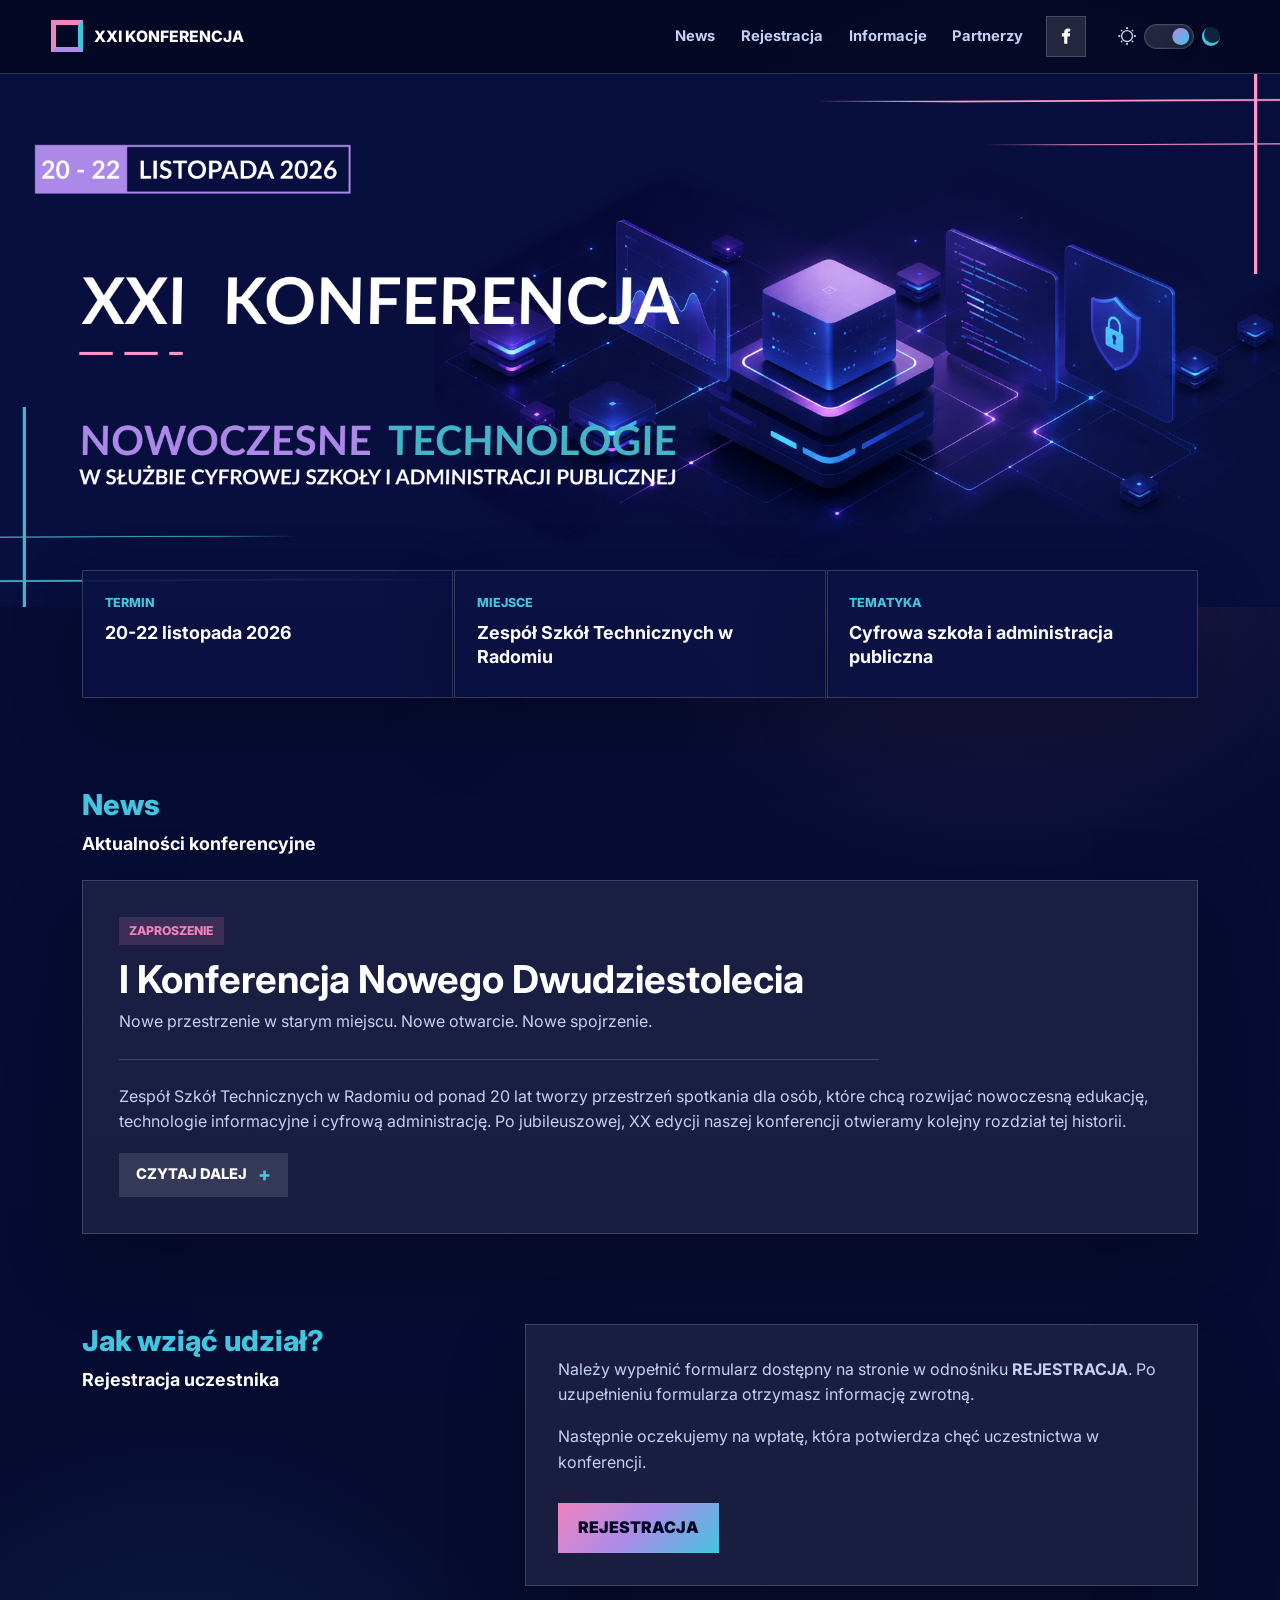
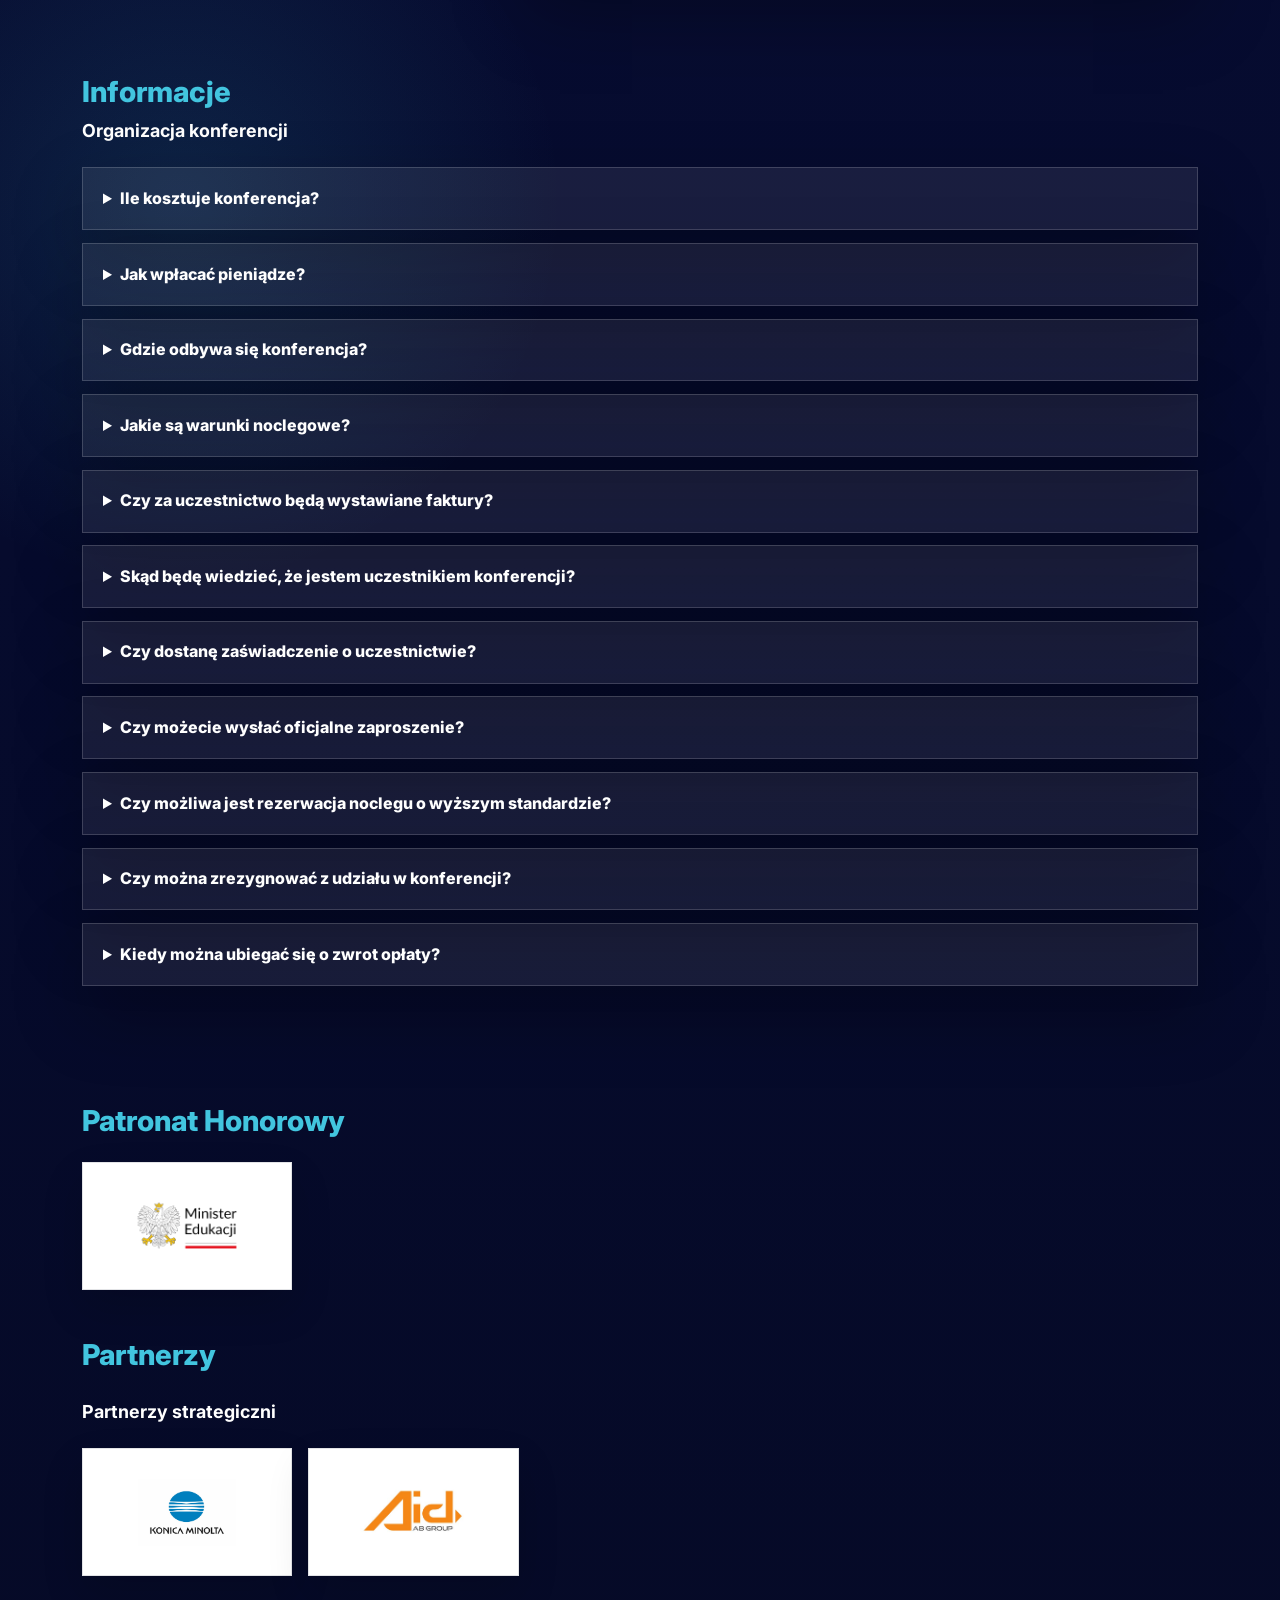
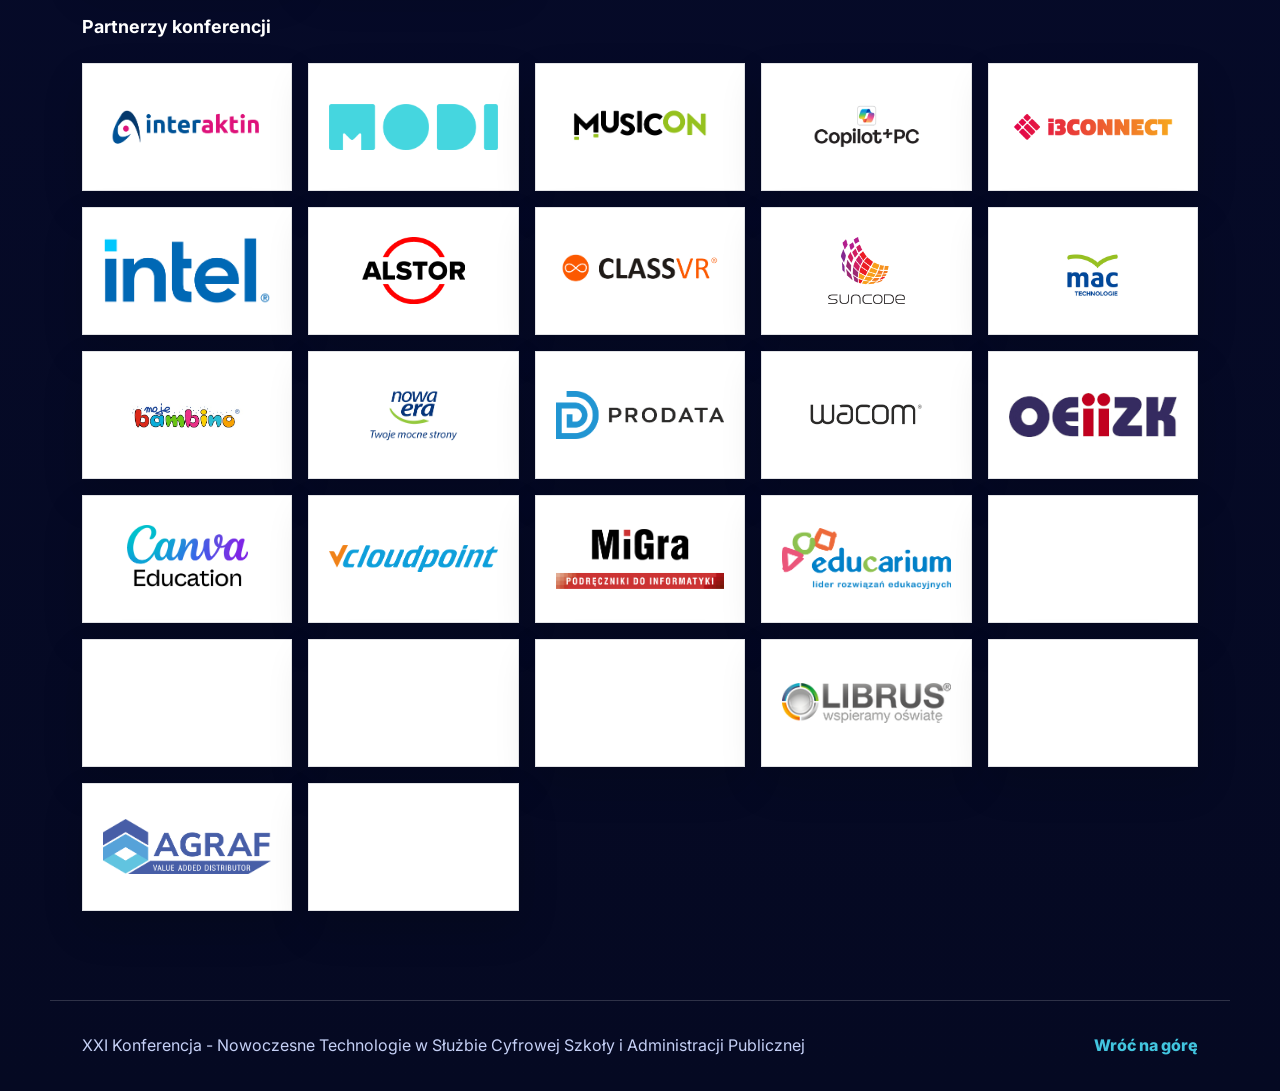
<file: index.html>
<!doctype html>
<html lang="pl">
  <head>
    <meta charset="utf-8" />
    <meta name="viewport" content="width=device-width, initial-scale=1" />
    <title>XXI Konferencja - Nowoczesne Technologie</title>
    <meta
      name="description"
      content="XXI Konferencja Nowoczesne Technologie w służbie cyfrowej szkoły i administracji publicznej, 20-22 listopada 2026, Radom."
    />
    <link rel="icon" href="assets/favicon.svg" type="image/svg+xml" />
    <link rel="preconnect" href="https://fonts.googleapis.com" />
    <link rel="preconnect" href="https://fonts.gstatic.com" crossorigin />
    <link
      href="https://fonts.googleapis.com/css2?family=Inter:wght@400;500;600;700;800&display=swap"
      rel="stylesheet"
    />
    <script>
      (function () {
        try {
          document.documentElement.dataset.theme =
            window.localStorage.getItem("theme") || "dark";
        } catch (error) {
          document.documentElement.dataset.theme = "dark";
        }
      })();
    </script>
    <link rel="stylesheet" href="styles.css?v=12" />
  </head>
  <body>
    <header class="site-header">
      <a class="brand" href="#top" aria-label="Strona główna konferencji">
        <span class="brand-mark"></span>
        <span>XXI Konferencja</span>
      </a>
      <button
        class="menu-toggle"
        type="button"
        aria-label="Otwórz menu"
        aria-expanded="false"
        aria-controls="main-nav"
      >
        <span></span>
        <span></span>
        <span></span>
      </button>
      <div class="header-actions">
        <nav id="main-nav" class="nav" aria-label="Nawigacja główna">
          <a href="#news">News</a>
          <a href="#rejestracja">Rejestracja</a>
          <a href="#faq">Informacje</a>
          <a href="#partners">Partnerzy</a>
        </nav>
        <a
          class="social-link"
          href="https://www.facebook.com/konferencjaradom"
          target="_blank"
          rel="noreferrer"
          aria-label="Facebook konferencji"
        >
          <svg viewBox="0 0 24 24" aria-hidden="true">
            <path
              d="M14.2 8.3V6.9c0-.7.5-.9.9-.9h2.1V2.4L14.3 2c-3.2 0-4.9 1.9-4.9 5.3v1H6.3v4h3.1V22h4.1v-9.7h3.2l.5-4h-3z"
            />
          </svg>
        </a>
        <button
          class="theme-toggle"
          type="button"
          aria-label="Przełącz tryb jasny i ciemny"
          aria-pressed="false"
        >
          <span class="theme-icon theme-icon-sun" aria-hidden="true"></span>
          <span class="theme-switch-track" aria-hidden="true">
            <span class="theme-switch-thumb"></span>
          </span>
          <span class="theme-icon theme-icon-moon" aria-hidden="true"></span>
          <span class="theme-toggle-text sr-only">Tryb jasny</span>
        </button>
      </div>
    </header>

    <main id="top">
      <section class="hero" aria-label="XXI Konferencja Nowoczesne Technologie">
        <picture>
          <source
            media="(max-width: 560px)"
            srcset="assets/hero-konferencja-2026-mobile.png"
          />
          <source
            media="(max-width: 1024px)"
            srcset="assets/hero-konferencja-2026-tablet.png"
          />
          <img
            class="hero-image"
            src="assets/hero-konferencja-2026-v2.png"
            alt="XXI Konferencja Nowoczesne Technologie w służbie cyfrowej szkoły i administracji publicznej, 20-22 listopada 2026"
          />
        </picture>
      </section>

      <section class="summary" aria-label="Najważniejsze informacje">
        <div class="summary-item">
          <span>Termin</span>
          <strong>20-22 listopada 2026</strong>
        </div>
        <div class="summary-item">
          <span>Miejsce</span>
          <strong>Zespół Szkół Technicznych w Radomiu</strong>
        </div>
        <div class="summary-item">
          <span>Tematyka</span>
          <strong>Cyfrowa szkoła i administracja publiczna</strong>
        </div>
      </section>

      <section id="news" class="section news-section">
        <div class="section-heading">
          <h2 class="eyebrow">News</h2>
          <h3 class="section-title">Aktualności konferencyjne</h3>
        </div>
        <article class="news-post">
          <div class="news-post-header">
            <span class="news-label">Zaproszenie</span>
            <h3>I Konferencja Nowego Dwudziestolecia</h3>
            <p>
              Nowe przestrzenie w starym miejscu. Nowe otwarcie. Nowe
              spojrzenie.
            </p>
          </div>

          <p>
            Zespół Szkół Technicznych w Radomiu od ponad 20 lat tworzy
            przestrzeń spotkania dla osób, które chcą rozwijać nowoczesną
            edukację, technologie informacyjne i cyfrową administrację. Po
            jubileuszowej, XX edycji naszej konferencji otwieramy kolejny
            rozdział tej historii.
          </p>
          <details class="read-more">
            <summary>
              <span class="read-more-open">Czytaj dalej</span>
              <span class="read-more-close">Zwiń</span>
            </summary>
            <div class="read-more-content">
              <p>
                W tym roku zapraszamy Państwa na XXI edycję konferencji, którą
                traktujemy jako I Konferencję Nowego Dwudziestolecia. Wracamy do
                sprawdzonego miejsca, ale z nową energią, nowymi tematami i
                świeżym spojrzeniem na wyzwania, przed którymi stoją szkoły,
                samorządy, uczelnie, instytucje publiczne oraz partnerzy
                technologiczni.
              </p>
              <p>
                To wydarzenie dla tych, którzy nie chcą jedynie obserwować
                zmian, ale chcą je rozumieć, współtworzyć i odpowiedzialnie
                wdrażać.
              </p>

              <h4>Co nas czeka?</h4>
              <div class="news-topics">
                <section>
                  <h5>Nowe technologie w edukacji i administracji</h5>
                  <p>
                    Porozmawiamy o rozwiązaniach, które realnie zmieniają sposób
                    pracy szkół, urzędów i instytucji. W centrum uwagi znajdą
                    się narzędzia cyfrowe, sztuczna inteligencja, automatyzacja,
                    cyberbezpieczeństwo, nowoczesne zarządzanie oraz praktyczne
                    wykorzystanie technologii w codziennej pracy.
                  </p>
                </section>
                <section>
                  <h5>Wykłady, prelekcje i inspirujące wystąpienia</h5>
                  <p>
                    Do udziału zapraszamy ekspertów, praktyków, przedstawicieli
                    branży IT, edukacji, administracji oraz biznesu. Będzie to
                    okazja do poznania trendów, dobrych praktyk i konkretnych
                    rozwiązań, które można przenieść do własnej szkoły,
                    instytucji lub organizacji.
                  </p>
                </section>
                <section>
                  <h5>Warsztaty i sesje tematyczne</h5>
                  <p>
                    Konferencja to nie tylko teoria. Planujemy również
                    praktyczne spotkania, podczas których uczestnicy będą mogli
                    poznać narzędzia wspierające edukację, komunikację,
                    organizację pracy, bezpieczeństwo cyfrowe i rozwój
                    kompetencji przyszłości.
                  </p>
                </section>
                <section>
                  <h5>Spotkania i współpraca</h5>
                  <p>
                    Od lat siłą naszej konferencji są ludzie: dyrektorzy szkół,
                    nauczyciele, przedstawiciele samorządów, uczelni, firm
                    technologicznych i instytucji publicznych. Tegoroczna edycja
                    będzie kolejną okazją do rozmów, wymiany doświadczeń i
                    budowania współpracy.
                  </p>
                </section>
              </div>

              <h4>Dlaczego warto być z nami?</h4>
              <p>
                Bo po 20 latach nie kończymy tej historii - zaczynamy jej nowy
                etap. To będzie konferencja o przyszłości, ale mocno osadzona w
                praktyce. O technologii, ale zawsze w kontekście człowieka. O
                zmianie, ale takiej, która ma sens i służy edukacji,
                administracji oraz lokalnym społecznościom.
              </p>
              <p>
                Jeśli interesuje Państwa cyfrowa transformacja, nowoczesna
                szkoła, sztuczna inteligencja, bezpieczeństwo, kompetencje
                przyszłości i praktyczne rozwiązania dla edukacji oraz
                instytucji publicznych - zapraszamy do Radomia.
              </p>

              <h4>Rejestracja</h4>
              <p>
                Formularz rejestracyjny oraz szczegółowy program konferencji
                zostaną opublikowane na stronie internetowej wydarzenia.
                Zachęcamy do śledzenia aktualności - wkrótce przedstawimy
                agendę, prelegentów oraz informacje organizacyjne.
              </p>

              <p class="news-closing">
                Zapraszamy do udziału w wydarzeniu, które od dwóch dekad łączy
                edukację, technologię i ludzi otwartych na rozwój. Do zobaczenia
                w Zespole Szkół Technicznych w Radomiu!
              </p>
            </div>
          </details>
        </article>
      </section>

      <section id="rejestracja" class="section split-section">
        <div class="section-heading">
          <h2 class="eyebrow">Jak wziąć udział?</h2>
          <h3 class="section-title">Rejestracja uczestnika</h3>
        </div>
        <div class="content-panel">
          <p>
            Należy wypełnić formularz dostępny na stronie w odnośniku
            <strong>REJESTRACJA</strong>. Po uzupełnieniu formularza otrzymasz
            informację zwrotną.
          </p>

          <p>
            Następnie oczekujemy na wpłatę, która potwierdza chęć uczestnictwa w
            konferencji.
          </p>
          <a
            class="button"
            href="rejestracja.html"
            aria-label="Przejdź do strony rejestracji"
            >Rejestracja</a
          >
        </div>
      </section>

      <section id="faq" class="section faq-section">
        <div class="section-heading">
          <h2 class="eyebrow">Informacje</h2>
          <h3 class="section-title">Organizacja konferencji</h3>
        </div>
        <div class="faq-list">
          <details>
            <summary>Ile kosztuje konferencja?</summary>
            <div class="pricing-grid pricing-grid-in-details">
              <article class="price-card">
                <span>3 dni</span>
                <h3>Bez noclegu</h3>
                <strong>550 zł</strong>
              </article>
              <article class="price-card">
                <span>3 dni</span>
                <h3>Dwa noclegi</h3>
                <strong>710 zł</strong>
              </article>
              <article class="price-card">
                <span>3 dni</span>
                <h3>Trzy noclegi</h3>
                <strong>770 zł</strong>
              </article>
              <article class="price-card">
                <span>3 dni</span>
                <h3>Trzy noclegi i śniadanie w piątek</h3>
                <strong>810 zł</strong>
              </article>
            </div>
          </details>
          <details>
            <summary>Jak wpłacać pieniądze?</summary>
            <p>Po wykonaniu rejestracji należy dokonać wpłaty na konto:</p>
            <strong class="account-number"
              >83 1240 3259 1111 0010 3720 2317</strong
            >
            <p>
              W tytule przelewu prosimy wpisać
              <strong>„KONFERENCJA 2026”</strong> oraz imię i nazwisko
              uczestnika.
            </p>
            <p>
              W sprawie płatności można kontaktować się z księgowością ZST pod
              numerem
              <a href="tel:+48483628185">+48 48 362 81 85</a>.
            </p>
          </details>
          <details>
            <summary>Gdzie odbywa się konferencja?</summary>
            <p>
              Konferencja odbywa się w budynku Zespołu Szkół Technicznych im.
              Tadeusza Kościuszki w Radomiu przy ul. Limanowskiego 26/30. Szkoła
              znajduje się w odległości około 2 km od dworca PKP i PKS. Dla
              zmotoryzowanych uczestników udostępniony będzie parking na terenie
              szkoły.
            </p>
          </details>
          <details>
            <summary>Jakie są warunki noclegowe?</summary>
            <p>
              Dla uczestników przygotowane są miejsca noclegowe w Schronisku
              Młodzieżowym przy ul. Limanowskiego 34/40, w sąsiedztwie Zespołu
              Szkół Technicznych.
            </p>
            <p>
              Strona schroniska:
              <a href="https://www.ssmradom.pl" target="_blank" rel="noreferrer"
                >www.ssmradom.pl</a
              >.
            </p>
          </details>
          <details>
            <summary>Czy za uczestnictwo będą wystawiane faktury?</summary>
            <p>
              Rachunek za udział w konferencji wystawiany jest wyłącznie na
              płatnika. Jeśli opłatę wykona uczestnik jako osoba prywatna,
              rachunek zostanie wystawiony na osobę prywatną. Jeśli płatności
              dokona szkoła, rachunek zostanie wystawiony na szkołę.
            </p>
          </details>
          <details>
            <summary>
              Skąd będę wiedzieć, że jestem uczestnikiem konferencji?
            </summary>
            <p>
              Po dokonaniu opłaty każdy zarejestrowany uczestnik otrzyma
              potwierdzenie pocztą elektroniczną na adres podany podczas
              rejestracji. Prosimy sprawdzać także folder spam. Jeśli
              potwierdzenie nie dotrze w ciągu 7 dni od przelewu, prosimy o
              pilny kontakt z Arturem Rudnickim.
            </p>
          </details>
          <details>
            <summary>Czy dostanę zaświadczenie o uczestnictwie?</summary>
            <p>Tak. Zaświadczenie będzie dostępne w trakcie konferencji.</p>
          </details>
          <details>
            <summary>Czy możecie wysłać oficjalne zaproszenie?</summary>
            <p>
              Organizatorzy nie przewidują wysyłania oficjalnych zaproszeń.
              Jedynym zaproszeniem jest strona konferencji.
            </p>
          </details>
          <details>
            <summary>
              Czy możliwa jest rezerwacja noclegu o wyższym standardzie?
            </summary>
            <p>
              W tym roku nie ma możliwości rezerwacji noclegów o podwyższonym
              standardzie. Uczestnik może zorganizować nocleg samodzielnie i
              wybrać udział bez noclegu.
            </p>
          </details>
          <details>
            <summary>Czy można zrezygnować z udziału w konferencji?</summary>
            <p>
              Tak, jednak organizatorzy nie zawsze mają możliwość dokonania
              zwrotu opłaty za udział w konferencji.
            </p>
          </details>
          <details>
            <summary>Kiedy można ubiegać się o zwrot opłaty?</summary>
            <p>
              Zwrot opłaty przewidywany jest w sytuacji potwierdzonego
              pozytywnego wyniku testu na COVID-19 u uczestnika albo gdy
              konferencja nie może się odbyć ze względów niezależnych od
              organizatorów.
            </p>
          </details>
        </div>
      </section>
      <section id="partners" class="section partners-section">
        <div class="section-heading">
          <h2 class="eyebrow">Partnerzy</h2>
        </div>
      </section>
    </main>

    <footer class="site-footer">
      <p>
        XXI Konferencja - Nowoczesne Technologie w Służbie Cyfrowej Szkoły i
        Administracji Publicznej
      </p>
      <a href="#top">Wróć na górę</a>
    </footer>
    <script>
      const themeToggle = document.querySelector(".theme-toggle");
      const themeToggleText = document.querySelector(".theme-toggle-text");
      const menuToggle = document.querySelector(".menu-toggle");
      const headerActions = document.querySelector(".header-actions");

      function saveTheme(theme) {
        try {
          window.localStorage.setItem("theme", theme);
        } catch (error) {
          return;
        }
      }

      function setTheme(theme) {
        document.documentElement.dataset.theme = theme;
        saveTheme(theme);
        const isLight = theme === "light";
        themeToggle.setAttribute("aria-pressed", String(isLight));
        themeToggleText.textContent = isLight ? "Tryb ciemny" : "Tryb jasny";
      }

      setTheme(document.documentElement.dataset.theme || "dark");

      themeToggle.addEventListener("click", () => {
        const nextTheme =
          document.documentElement.dataset.theme === "light" ? "dark" : "light";
        setTheme(nextTheme);
      });

      menuToggle.addEventListener("click", () => {
        const isOpen = headerActions.classList.toggle("is-open");
        menuToggle.setAttribute("aria-expanded", String(isOpen));
        menuToggle.setAttribute(
          "aria-label",
          isOpen ? "Zamknij menu" : "Otwórz menu",
        );
      });

      document.querySelectorAll(".nav a").forEach((link) => {
        link.addEventListener("click", () => {
          headerActions.classList.remove("is-open");
          menuToggle.setAttribute("aria-expanded", "false");
          menuToggle.setAttribute("aria-label", "Otwórz menu");
        });
      });
    </script>
    <script src="logotypes.js?v=3"></script>
  </body>
</html>
</file>
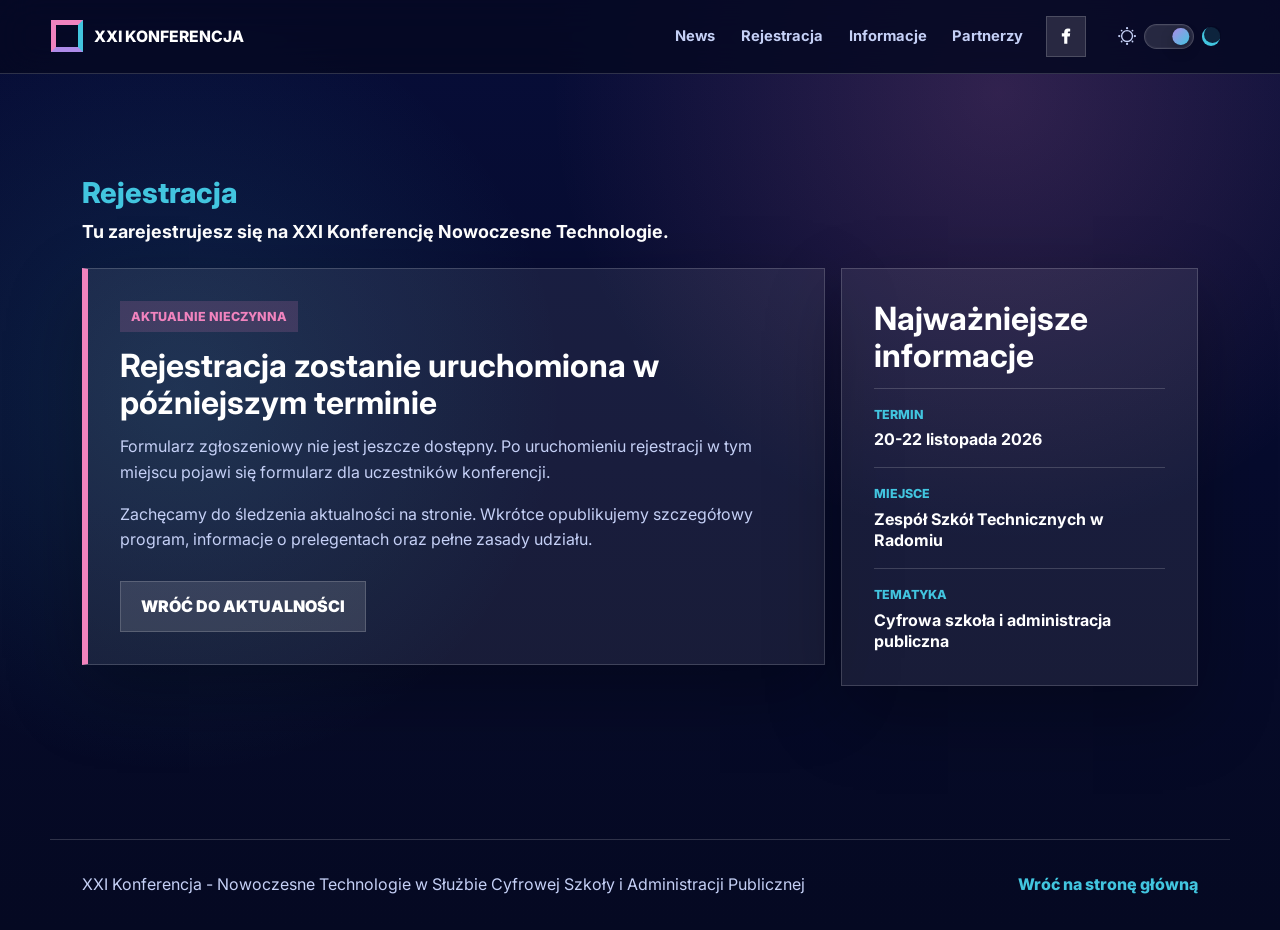
<file: rejestracja.html>
<!doctype html>
<html lang="pl">
  <head>
    <meta charset="utf-8" />
    <meta name="viewport" content="width=device-width, initial-scale=1" />
    <title>Rejestracja - XXI Konferencja</title>
    <meta
      name="description"
      content="Informacje o rejestracji na XXI Konferencję Nowoczesne Technologie."
    />
    <link rel="icon" href="assets/favicon.svg" type="image/svg+xml" />
    <link rel="preconnect" href="https://fonts.googleapis.com" />
    <link rel="preconnect" href="https://fonts.gstatic.com" crossorigin />
    <link
      href="https://fonts.googleapis.com/css2?family=Inter:wght@400;500;600;700;800&display=swap"
      rel="stylesheet"
    />
    <script>
      (function () {
        try {
          document.documentElement.dataset.theme =
            window.localStorage.getItem("theme") || "dark";
        } catch (error) {
          document.documentElement.dataset.theme = "dark";
        }
      })();
    </script>
    <link rel="stylesheet" href="styles.css?v=12" />
  </head>
  <body>
    <header class="site-header">
      <a
        class="brand"
        href="index.html#top"
        aria-label="Strona główna konferencji"
      >
        <span class="brand-mark"></span>
        <span>XXI Konferencja</span>
      </a>
      <button
        class="menu-toggle"
        type="button"
        aria-label="Otwórz menu"
        aria-expanded="false"
        aria-controls="main-nav"
      >
        <span></span>
        <span></span>
        <span></span>
      </button>
      <div class="header-actions">
        <nav id="main-nav" class="nav" aria-label="Nawigacja główna">
          <a href="index.html#news">News</a>
          <a href="index.html#rejestracja">Rejestracja</a>
          <a href="index.html#faq">Informacje</a>
          <a href="index.html#partners">Partnerzy</a>
        </nav>
        <a
          class="social-link"
          href="https://www.facebook.com/konferencjaradom"
          target="_blank"
          rel="noreferrer"
          aria-label="Facebook konferencji"
        >
          <svg viewBox="0 0 24 24" aria-hidden="true">
            <path
              d="M14.2 8.3V6.9c0-.7.5-.9.9-.9h2.1V2.4L14.3 2c-3.2 0-4.9 1.9-4.9 5.3v1H6.3v4h3.1V22h4.1v-9.7h3.2l.5-4h-3z"
            />
          </svg>
        </a>
        <button
          class="theme-toggle"
          type="button"
          aria-label="Przełącz tryb jasny i ciemny"
          aria-pressed="false"
        >
          <span class="theme-icon theme-icon-sun" aria-hidden="true"></span>
          <span class="theme-switch-track" aria-hidden="true">
            <span class="theme-switch-thumb"></span>
          </span>
          <span class="theme-icon theme-icon-moon" aria-hidden="true"></span>
          <span class="theme-toggle-text sr-only">Tryb jasny</span>
        </button>
      </div>
    </header>

    <main id="top" class="subpage-main">
      <section class="section registration-page">
        <div class="section-heading">
          <h1 class="eyebrow">Rejestracja</h1>
          <p class="section-title">
            Tu zarejestrujesz się na XXI Konferencję Nowoczesne Technologie.
          </p>
        </div>

        <div class="registration-layout">
          <section class="content-panel registration-notice">
            <span class="status-pill">Aktualnie nieczynna</span>
            <h2>Rejestracja zostanie uruchomiona w późniejszym terminie</h2>
            <p>
              Formularz zgłoszeniowy nie jest jeszcze dostępny. Po uruchomieniu
              rejestracji w tym miejscu pojawi się formularz dla uczestników
              konferencji.
            </p>
            <p>
              Zachęcamy do śledzenia aktualności na stronie. Wkrótce
              opublikujemy szczegółowy program, informacje o prelegentach oraz
              pełne zasady udziału.
            </p>
            <a class="button button-secondary" href="index.html#news"
              >Wróć do aktualności</a
            >
          </section>

          <aside class="content-panel registration-aside">
            <h2>Najważniejsze informacje</h2>
            <dl class="info-list">
              <div>
                <dt>Termin</dt>
                <dd>20-22 listopada 2026</dd>
              </div>
              <div>
                <dt>Miejsce</dt>
                <dd>Zespół Szkół Technicznych w Radomiu</dd>
              </div>
              <div>
                <dt>Tematyka</dt>
                <dd>Cyfrowa szkoła i administracja publiczna</dd>
              </div>
            </dl>
          </aside>
        </div>
      </section>
    </main>

    <footer class="site-footer">
      <p>
        XXI Konferencja - Nowoczesne Technologie w Służbie Cyfrowej Szkoły i
        Administracji Publicznej
      </p>
      <a href="index.html#top">Wróć na stronę główną</a>
    </footer>
    <script>
      const themeToggle = document.querySelector(".theme-toggle");
      const themeToggleText = document.querySelector(".theme-toggle-text");
      const menuToggle = document.querySelector(".menu-toggle");
      const headerActions = document.querySelector(".header-actions");

      function saveTheme(theme) {
        try {
          window.localStorage.setItem("theme", theme);
        } catch (error) {
          return;
        }
      }

      function setTheme(theme) {
        document.documentElement.dataset.theme = theme;
        saveTheme(theme);
        const isLight = theme === "light";
        themeToggle.setAttribute("aria-pressed", String(isLight));
        themeToggleText.textContent = isLight ? "Tryb ciemny" : "Tryb jasny";
      }

      setTheme(document.documentElement.dataset.theme || "dark");

      themeToggle.addEventListener("click", () => {
        const nextTheme =
          document.documentElement.dataset.theme === "light" ? "dark" : "light";
        setTheme(nextTheme);
      });

      menuToggle.addEventListener("click", () => {
        const isOpen = headerActions.classList.toggle("is-open");
        menuToggle.setAttribute("aria-expanded", String(isOpen));
        menuToggle.setAttribute(
          "aria-label",
          isOpen ? "Zamknij menu" : "Otwórz menu",
        );
      });

      document.querySelectorAll(".nav a").forEach((link) => {
        link.addEventListener("click", () => {
          headerActions.classList.remove("is-open");
          menuToggle.setAttribute("aria-expanded", "false");
          menuToggle.setAttribute("aria-label", "Otwórz menu");
        });
      });
    </script>
  </body>
</html>
</file>
<file: styles.css>
:root {
  color-scheme: dark;
  --page: #070d38;
  --page-deep: #050922;
  --panel: rgba(255, 255, 255, 0.075);
  --panel-strong: rgba(255, 255, 255, 0.12);
  --header-bg: rgba(5, 9, 34, 0.86);
  --summary-bg: rgba(10, 18, 68, 0.9);
  --topic-bg: rgba(255, 255, 255, 0.045);
  --hero-bg: #080d3b;
  --text: #ffffff;
  --muted: #c5d0f6;
  --cyan: #42c5df;
  --pink: #f183be;
  --violet: #ae8be9;
  --line: rgba(255, 255, 255, 0.17);
  --shadow: 0 28px 70px rgba(0, 0, 0, 0.28);
}

html[data-theme="light"] {
  color-scheme: light;
  --page: #f8fbff;
  --page-deep: #eef4fb;
  --panel: rgba(255, 255, 255, 0.82);
  --panel-strong: rgba(7, 13, 56, 0.08);
  --header-bg: rgba(248, 251, 255, 0.88);
  --summary-bg: rgba(255, 255, 255, 0.94);
  --topic-bg: rgba(7, 13, 56, 0.04);
  --hero-bg: #080d3b;
  --text: #111936;
  --muted: #52617d;
  --cyan: #087f9c;
  --pink: #c83d88;
  --violet: #7353c7;
  --line: rgba(17, 25, 54, 0.14);
  --shadow: 0 22px 55px rgba(33, 45, 76, 0.13);
}

* {
  box-sizing: border-box;
}

.sr-only {
  position: absolute;
  width: 1px;
  height: 1px;
  padding: 0;
  margin: -1px;
  overflow: hidden;
  clip: rect(0, 0, 0, 0);
  white-space: nowrap;
  border: 0;
}

html {
  scroll-behavior: smooth;
}

body {
  margin: 0;
  min-width: 320px;
  background:
    radial-gradient(circle at 78% 10%, rgba(241, 131, 190, 0.18), transparent 28rem),
    radial-gradient(circle at 14% 42%, rgba(66, 197, 223, 0.13), transparent 24rem),
    linear-gradient(180deg, var(--page) 0%, var(--page-deep) 100%);
  color: var(--text);
  font-family: Inter, system-ui, -apple-system, BlinkMacSystemFont, "Segoe UI", sans-serif;
  line-height: 1.6;
}

a {
  color: inherit;
}

.site-header {
  position: sticky;
  top: 0;
  z-index: 5;
  display: flex;
  align-items: center;
  justify-content: space-between;
  flex-wrap: nowrap;
  gap: 1.5rem;
  padding: 1rem clamp(1rem, 4vw, 4rem);
  border-bottom: 1px solid var(--line);
  background: var(--header-bg);
  backdrop-filter: blur(18px);
}

.brand {
  display: inline-flex;
  align-items: center;
  flex: 0 0 auto;
  gap: 0.7rem;
  color: var(--text);
  font-size: 0.98rem;
  font-weight: 800;
  text-decoration: none;
  text-transform: uppercase;
}

.brand-mark {
  width: 2rem;
  height: 2rem;
  border: 0.32rem solid var(--pink);
  border-right-color: var(--cyan);
  border-bottom-color: var(--violet);
}

.menu-toggle {
  display: none;
  width: 2.75rem;
  height: 2.55rem;
  align-items: center;
  justify-content: center;
  flex-direction: column;
  gap: 0.32rem;
  border: 1px solid var(--line);
  background: var(--panel-strong);
  color: var(--text);
  cursor: pointer;
}

.menu-toggle span {
  display: block;
  width: 1.1rem;
  height: 0.13rem;
  background: currentColor;
  transition:
    transform 180ms ease,
    opacity 180ms ease;
}

.menu-toggle[aria-expanded="true"] span:nth-child(1) {
  transform: translateY(0.45rem) rotate(45deg);
}

.menu-toggle[aria-expanded="true"] span:nth-child(2) {
  opacity: 0;
}

.menu-toggle[aria-expanded="true"] span:nth-child(3) {
  transform: translateY(-0.45rem) rotate(-45deg);
}

.nav {
  display: flex;
  align-items: center;
  gap: clamp(0.8rem, 2vw, 1.6rem);
  color: var(--muted);
  font-size: 0.92rem;
  font-weight: 700;
}

.nav a {
  text-decoration: none;
}

.nav a:hover {
  color: var(--text);
}

.header-actions {
  display: flex;
  align-items: center;
  flex: 0 0 auto;
  gap: clamp(0.8rem, 2vw, 1.4rem);
}

.social-link {
  display: inline-flex;
  width: 2.55rem;
  height: 2.55rem;
  align-items: center;
  justify-content: center;
  border: 1px solid var(--line);
  background: var(--panel-strong);
  color: var(--text);
  text-decoration: none;
}

.social-link:hover {
  border-color: var(--cyan);
  color: var(--cyan);
}

.social-link:focus-visible {
  outline: 2px solid var(--cyan);
  outline-offset: 0.25rem;
}

.social-link svg {
  width: 1.15rem;
  height: 1.15rem;
  fill: currentColor;
}

.theme-toggle {
  display: inline-flex;
  align-items: center;
  gap: 0.5rem;
  min-height: 2.55rem;
  padding: 0.35rem 0.55rem;
  border: 0;
  background: transparent;
  color: var(--text);
  cursor: pointer;
}

.theme-toggle:hover {
  color: var(--cyan);
}

.theme-toggle:focus-visible {
  outline: 2px solid var(--cyan);
  outline-offset: 0.25rem;
}

.theme-icon {
  position: relative;
  flex: 0 0 auto;
  width: 1.15rem;
  height: 1.15rem;
  color: var(--muted);
}

.theme-icon-sun {
  border: 0.18rem solid currentColor;
  border-radius: 50%;
  transform: scale(0.68);
  box-shadow:
    0 -0.72rem 0 -0.46rem currentColor,
    0 0.72rem 0 -0.46rem currentColor,
    0.72rem 0 0 -0.46rem currentColor,
    -0.72rem 0 0 -0.46rem currentColor,
    0.5rem 0.5rem 0 -0.48rem currentColor,
    -0.5rem 0.5rem 0 -0.48rem currentColor,
    0.5rem -0.5rem 0 -0.48rem currentColor,
    -0.5rem -0.5rem 0 -0.48rem currentColor;
}

.theme-icon-moon {
  border-radius: 50%;
  background: currentColor;
}

.theme-icon-moon::after {
  content: "";
  position: absolute;
  top: -0.08rem;
  right: -0.08rem;
  width: 1.05rem;
  height: 1.05rem;
  border-radius: 50%;
  background: var(--header-bg);
}

.theme-switch-track {
  position: relative;
  width: 3.1rem;
  height: 1.55rem;
  border: 1px solid var(--line);
  border-radius: 999px;
  background: var(--panel-strong);
  box-shadow: inset 0 0 0 1px rgba(255, 255, 255, 0.04);
}

.theme-switch-thumb {
  position: absolute;
  top: 0.18rem;
  left: 0.18rem;
  width: 1.05rem;
  height: 1.05rem;
  border-radius: 50%;
  background: linear-gradient(135deg, var(--violet), var(--cyan));
  box-shadow: 0 0.35rem 0.8rem rgba(0, 0, 0, 0.24);
  transform: translateX(1.52rem);
  transition: transform 180ms ease;
}

html[data-theme="light"] .theme-switch-thumb {
  transform: translateX(0);
  background: linear-gradient(135deg, #f7b84b, var(--pink));
}

html[data-theme="light"] .theme-icon-sun {
  color: #d18a00;
}

html[data-theme="dark"] .theme-icon-moon {
  color: var(--cyan);
}

.hero {
  width: 100%;
  background: var(--hero-bg);
}

.hero picture {
  display: block;
}

.hero-image {
  display: block;
  width: 100%;
  height: auto;
}

.summary {
  display: grid;
  grid-template-columns: repeat(3, minmax(0, 1fr));
  gap: 1px;
  max-width: 1180px;
  margin: -2.3rem auto 0;
  padding: 0 clamp(1rem, 4vw, 2rem);
  position: relative;
  z-index: 2;
}

html[data-theme="light"] .summary {
  margin-top: -2.3rem;
  padding-top: 0;
}

.summary-item {
  min-height: 8rem;
  padding: 1.35rem;
  border: 1px solid var(--line);
  background: var(--summary-bg);
  box-shadow: var(--shadow);
}

html[data-theme="light"] .summary-item {
  background: #ffffff;
}

.summary-item span,
.eyebrow,
.price-card span {
  display: block;
  color: var(--cyan);
  font-size: 0.78rem;
  font-weight: 800;
  letter-spacing: 0;
  text-transform: uppercase;
}

.eyebrow {
  font-size: clamp(1.55rem, 2.25vw, 2.35rem);
  line-height: 1.16;
  text-transform: none;
}

.summary-item strong {
  display: block;
  margin-top: 0.5rem;
  font-size: clamp(1rem, 1.4vw, 1.2rem);
  line-height: 1.35;
}

.section {
  max-width: 1180px;
  margin: 0 auto;
  padding: clamp(3.6rem, 7vw, 6rem) clamp(1rem, 4vw, 2rem) 0;
}

.intro {
  display: grid;
  grid-template-columns: minmax(0, 0.9fr) minmax(18rem, 1fr);
  gap: clamp(1.5rem, 5vw, 4rem);
  align-items: end;
}

h1,
h2,
h3,
p {
  margin-top: 0;
}

h1 {
  margin-bottom: 0;
  font-size: clamp(2.3rem, 5vw, 4.9rem);
  line-height: 1.02;
}

h2 {
  margin-bottom: 0;
}

.section-title {
  margin-bottom: 0;
  color: var(--text);
  font-size: clamp(1.05rem, 1.4vw, 1.25rem);
  font-weight: 700;
  line-height: 1.35;
}

h3 {
  margin-bottom: 0.65rem;
  font-size: 1.08rem;
  line-height: 1.25;
}

h4,
h5 {
  margin-top: 0;
  line-height: 1.3;
}

p {
  color: var(--muted);
}

.split-section {
  display: grid;
  grid-template-columns: minmax(14rem, 0.72fr) minmax(0, 1.28fr);
  gap: clamp(1.4rem, 5vw, 4rem);
  align-items: start;
}

.section-heading {
  display: grid;
  gap: 0.65rem;
}

.news-post {
  margin-top: 1.5rem;
  padding: clamp(1.25rem, 3vw, 2.25rem);
  border: 1px solid var(--line);
  background: var(--panel);
  box-shadow: var(--shadow);
}

.news-post-header {
  max-width: 760px;
  margin-bottom: 1.5rem;
  padding-bottom: 1.5rem;
  border-bottom: 1px solid var(--line);
}

.news-label {
  display: inline-flex;
  margin-bottom: 0.85rem;
  padding: 0.28rem 0.65rem;
  background: rgba(241, 131, 190, 0.16);
  color: var(--pink);
  font-size: 0.76rem;
  font-weight: 800;
  text-transform: uppercase;
}

.news-post h3 {
  margin-bottom: 0.55rem;
  font-size: clamp(1.55rem, 3vw, 2.7rem);
  line-height: 1.08;
}

.news-post h4 {
  margin-bottom: 0.85rem;
  padding-top: 0.55rem;
  color: var(--text);
  font-size: clamp(1.25rem, 2vw, 1.7rem);
}

.news-post h5 {
  margin-bottom: 0.45rem;
  color: var(--cyan);
  font-size: 1rem;
}

.news-topics {
  display: grid;
  grid-template-columns: repeat(2, minmax(0, 1fr));
  gap: 1rem;
  margin: 1rem 0 1.5rem;
}

.news-topics section {
  padding: 1rem;
  border: 1px solid var(--line);
  background: var(--topic-bg);
}

.news-topics p,
.news-post p:last-child {
  margin-bottom: 0;
}

.read-more {
  margin-top: 1.1rem;
  padding: 0;
  border: 0;
  background: transparent;
  box-shadow: none;
}

.read-more summary {
  display: inline-flex;
  align-items: center;
  min-height: 2.8rem;
  padding: 0.65rem 1.05rem;
  background: var(--panel-strong);
  color: var(--text);
  font-size: 0.92rem;
  font-weight: 800;
  text-transform: uppercase;
  list-style: none;
}

.read-more summary::-webkit-details-marker {
  display: none;
}

.read-more summary::after {
  content: "+";
  margin-left: 0.7rem;
  color: var(--cyan);
  font-size: 1.2rem;
  line-height: 1;
}

.read-more[open] summary {
  margin-bottom: 1.2rem;
}

.read-more[open] summary::after {
  content: "-";
}

.read-more-close,
.read-more[open] .read-more-open {
  display: none;
}

.read-more[open] .read-more-close {
  display: inline;
}

.read-more-content {
  padding-top: 0.2rem;
}

.news-closing {
  margin-top: 1.4rem;
  padding-top: 1.2rem;
  border-top: 1px solid var(--line);
  color: var(--text);
  font-weight: 700;
}

.content-panel,
.price-card,
details {
  border: 1px solid var(--line);
  background: var(--panel);
  box-shadow: var(--shadow);
}

.content-panel {
  padding: clamp(1.3rem, 3vw, 2rem);
}

.content-panel p:last-child {
  margin-bottom: 0;
}

.button {
  display: inline-flex;
  align-items: center;
  justify-content: center;
  min-height: 3rem;
  margin-top: 0.75rem;
  padding: 0.75rem 1.25rem;
  background: linear-gradient(135deg, var(--pink), var(--violet) 48%, var(--cyan));
  color: #040824;
  font-weight: 900;
  text-decoration: none;
  text-transform: uppercase;
}

.pricing-grid {
  display: grid;
  grid-template-columns: repeat(4, minmax(0, 1fr));
  gap: 1rem;
  margin-top: 1.5rem;
}

.pricing-grid-in-details {
  margin-top: 1rem;
}

.price-card {
  display: flex;
  min-height: 12rem;
  flex-direction: column;
  justify-content: space-between;
  padding: 1.25rem;
}

.price-card h3 {
  margin-top: 0.8rem;
  color: var(--text);
}

.price-card strong {
  color: var(--pink);
  font-size: 2.05rem;
  line-height: 1;
}

.account-number {
  display: block;
  margin: 0.8rem 0 1rem;
  color: var(--text);
  font-size: clamp(1.35rem, 3vw, 2.2rem);
  line-height: 1.2;
  overflow-wrap: anywhere;
}

.subpage-main {
  min-height: calc(100vh - 14rem);
}

.registration-page {
  padding-top: clamp(4rem, 8vw, 7rem);
}

.registration-layout {
  display: grid;
  grid-template-columns: minmax(0, 1.35fr) minmax(18rem, 0.65fr);
  gap: 1rem;
  margin-top: 1.5rem;
  align-items: start;
}

.registration-notice {
  border-left: 0.42rem solid var(--pink);
}

.registration-notice h2,
.registration-aside h2 {
  margin-bottom: 0.8rem;
  color: var(--text);
  font-size: clamp(1.35rem, 2.5vw, 2.2rem);
  line-height: 1.15;
}

.status-pill {
  display: inline-flex;
  margin-bottom: 1rem;
  padding: 0.34rem 0.7rem;
  background: rgba(241, 131, 190, 0.16);
  color: var(--pink);
  font-size: 0.78rem;
  font-weight: 800;
  text-transform: uppercase;
}

.button-secondary {
  background: var(--panel-strong);
  color: var(--text);
  border: 1px solid var(--line);
}

.info-list {
  display: grid;
  gap: 1rem;
  margin: 0;
}

.info-list div {
  padding-top: 1rem;
  border-top: 1px solid var(--line);
}

.info-list dt {
  color: var(--cyan);
  font-size: 0.78rem;
  font-weight: 800;
  text-transform: uppercase;
}

.info-list dd {
  margin: 0.3rem 0 0;
  color: var(--text);
  font-weight: 700;
  line-height: 1.35;
}

.faq-list {
  display: grid;
  gap: 0.8rem;
  margin-top: 1.5rem;
}

.partners-grid {
  display: grid;
  grid-template-columns: repeat(5, minmax(0, 1fr));
  gap: 1rem;
  margin-top: 1.5rem;
}

.partners-group {
  margin-top: 1.8rem;
}

.partners-group + .partners-group {
  margin-top: 2.4rem;
}

.partners-group + .section-heading {
  margin-top: 3rem;
}

.partner-logo-card {
  display: flex;
  min-height: 8rem;
  align-items: center;
  justify-content: center;
  padding: 1.25rem;
  border: 1px solid rgba(17, 25, 54, 0.12);
  background: #ffffff;
  box-shadow: 0 18px 42px rgba(0, 0, 0, 0.14);
  text-decoration: none;
}

.partner-logo-card img {
  display: block;
  max-width: 100%;
  max-height: 4.2rem;
  object-fit: contain;
}

a.partner-logo-card:hover {
  border-color: var(--cyan);
  transform: translateY(-0.08rem);
}

details {
  padding: 1.1rem 1.25rem;
}

summary {
  cursor: pointer;
  color: var(--text);
  font-weight: 800;
}

details p {
  margin: 0.8rem 0 0;
}

.site-footer {
  display: flex;
  align-items: center;
  justify-content: space-between;
  gap: 1rem;
  max-width: 1180px;
  margin: clamp(3.5rem, 7vw, 6rem) auto 0;
  padding: 2rem clamp(1rem, 4vw, 2rem);
  border-top: 1px solid var(--line);
}

.site-footer p {
  margin: 0;
}

.site-footer a {
  color: var(--cyan);
  font-weight: 800;
  text-decoration: none;
}

@media (max-width: 1180px) {
  .site-header {
    position: static;
    align-items: center;
    flex-direction: row;
    flex-wrap: wrap;
  }

  .menu-toggle {
    display: inline-flex;
    margin-left: auto;
  }

  .header-actions {
    display: none;
    width: 100%;
    align-items: flex-start;
    flex-direction: column;
    gap: 0.9rem;
    padding-top: 0.4rem;
  }

  .header-actions.is-open {
    display: flex;
  }

  .nav {
    display: grid;
    width: 100%;
    gap: 0;
    overflow-x: visible;
    padding-bottom: 0;
    border: 1px solid var(--line);
    background: var(--panel);
  }

  .nav a {
    padding: 0.85rem 1rem;
    border-bottom: 1px solid var(--line);
  }

  .nav a:last-child {
    border-bottom: 0;
  }


  .summary,
  .intro,
  .split-section,
  .pricing-grid,
  .registration-layout,
  .partners-grid,
  .news-topics {
    grid-template-columns: 1fr;
  }

  .partners-grid {
    grid-template-columns: repeat(2, minmax(0, 1fr));
  }

  .summary {
    margin-top: 0;
    padding: 0;
  }

  .summary-item {
    min-height: 0;
    box-shadow: none;
  }
}

@media (max-width: 560px) {
  .brand {
    font-size: 0.86rem;
  }

  .partners-grid {
    grid-template-columns: 1fr;
  }

  .site-footer {
    align-items: flex-start;
    flex-direction: column;
  }
}
</file>
